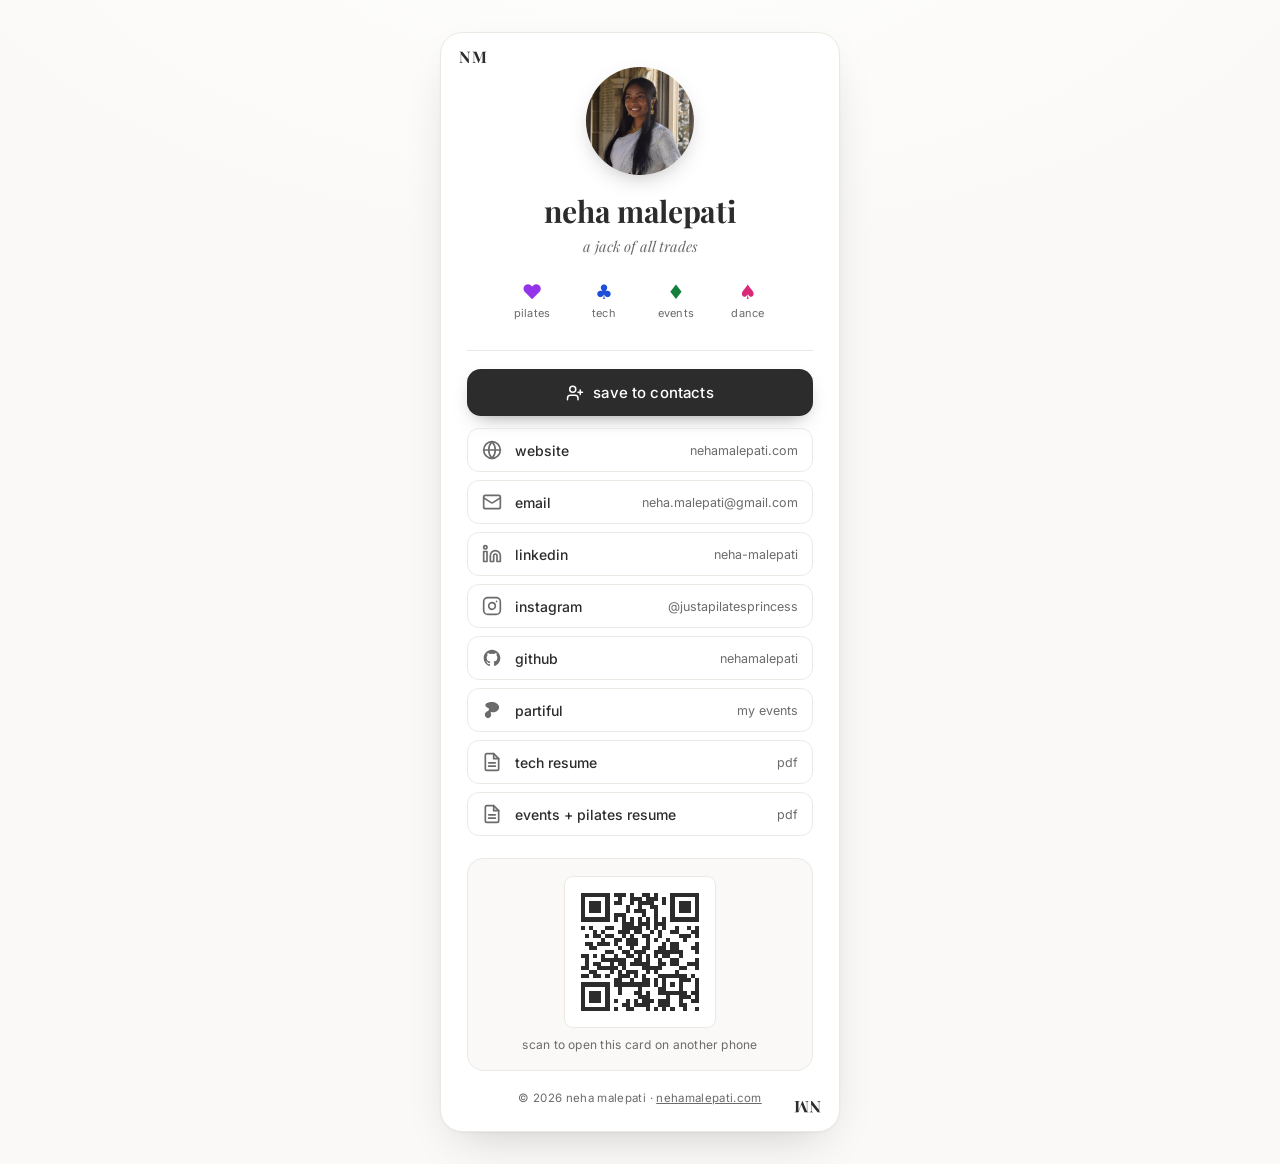
<file: card.html>
<!DOCTYPE html>
<html lang="en">

<head>
  <meta charset="UTF-8" />
  <meta name="viewport" content="width=device-width, initial-scale=1.0" />
  <title>Neha Malepati — Digital Card</title>
  <meta name="description" content="Neha Malepati — a jack of all trades. Pilates, tech, events, dance. Save my contact or explore my worlds." />

  <!-- Open Graph so the link previews nicely when shared / scanned -->
  <meta property="og:title" content="Neha Malepati — a jack of all trades" />
  <meta property="og:description" content="Pilates · Tech · Events · Dance. Tap to save my contact." />
  <meta property="og:image" content="https://nehamalepati.com/images/headshot.JPG" />
  <meta property="og:url" content="https://nehamalepati.com/card.html" />
  <meta property="og:type" content="profile" />

  <link rel="preconnect" href="https://fonts.googleapis.com" />
  <link rel="preconnect" href="https://fonts.gstatic.com" crossorigin />
  <link
    href="https://fonts.googleapis.com/css2?family=Playfair+Display:ital,wght@0,400;0,700;1,400&family=Inter:wght@300;400;500;600&display=swap"
    rel="stylesheet" />

  <style>
    :root {
      --bg: #faf9f7;
      --text: #2c2c2c;
      --text-light: #6b6b6b;
      --line: #ece9e4;
      --card-bg: #ffffff;
      --heart: #9333ea;
      --club: #1d4ed8;
      --diamond: #15803d;
      --spade: #db2777;
      --font-serif: 'Playfair Display', Georgia, serif;
      --font-sans: 'Inter', system-ui, sans-serif;
    }

    * { box-sizing: border-box; margin: 0; padding: 0; }

    body {
      font-family: var(--font-sans);
      background:
        radial-gradient(1200px 600px at 50% -10%, #fff 0%, var(--bg) 60%);
      color: var(--text);
      min-height: 100vh;
      display: flex;
      align-items: center;
      justify-content: center;
      padding: 32px 18px;
      -webkit-font-smoothing: antialiased;
    }

    .card {
      width: 100%;
      max-width: 400px;
      background: var(--card-bg);
      border: 1px solid var(--line);
      border-radius: 22px;
      padding: 30px 26px 26px;
      box-shadow:
        0 1px 2px rgba(0,0,0,.04),
        0 18px 50px -20px rgba(0,0,0,.22);
      position: relative;
      overflow: hidden;
      text-transform: lowercase;
    }

    /* playing-card corner monograms */
    .corner {
      position: absolute;
      font-family: var(--font-serif);
      font-size: 16px;
      font-weight: 700;
      line-height: 1;
      letter-spacing: .04em;
      color: var(--text);
      text-transform: uppercase;
    }
    .corner-tl { top: 16px; left: 18px; }
    .corner-br { bottom: 16px; right: 18px; transform: rotate(180deg); }

    .photo-wrap {
      display: flex;
      justify-content: center;
      margin-top: 4px;
    }
    .photo {
      width: 108px;
      height: 108px;
      border-radius: 50%;
      object-fit: cover;
      object-position: center 18%;
      box-shadow: 0 8px 24px -10px rgba(0,0,0,.35);
    }

    .name {
      font-family: var(--font-serif);
      font-size: 30px;
      font-weight: 700;
      text-align: center;
      margin-top: 16px;
      letter-spacing: -.01em;
    }
    .tagline {
      text-align: center;
      color: var(--text-light);
      font-size: 14.5px;
      font-style: italic;
      margin-top: 5px;
      font-family: var(--font-serif);
    }

    /* the four "worlds" as suits */
    .suits {
      display: flex;
      justify-content: center;
      gap: 10px;
      margin-top: 18px;
    }
    .suit-chip {
      display: flex;
      flex-direction: column;
      align-items: center;
      gap: 4px;
      text-decoration: none;
      color: var(--text-light);
      font-size: 11px;
      letter-spacing: .02em;
      padding: 8px 12px;
      border-radius: 12px;
      transition: background .18s ease, transform .18s ease, color .18s ease;
      min-width: 62px;
    }
    .suit-chip .g { font-size: 20px; line-height: 1; }
    .suit-chip:hover { transform: translateY(-2px); background: #faf9f7; }
    .s-heart .g { color: var(--heart); }
    .s-club .g { color: var(--club); }
    .s-diamond .g { color: var(--diamond); }
    .s-spade .g { color: var(--spade); }

    .divider {
      height: 1px;
      background: var(--line);
      margin: 22px 0 18px;
    }

    /* primary CTA */
    .save-btn {
      display: flex;
      align-items: center;
      justify-content: center;
      gap: 9px;
      width: 100%;
      padding: 14px 18px;
      background: var(--text);
      color: #fff;
      text-decoration: none;
      border-radius: 14px;
      font-size: 15px;
      font-weight: 500;
      letter-spacing: .01em;
      transition: transform .16s ease, box-shadow .16s ease, background .16s ease;
      box-shadow: 0 8px 20px -10px rgba(0,0,0,.5);
    }
    .save-btn:hover { transform: translateY(-2px); background: #000; }
    .save-btn svg { width: 18px; height: 18px; }

    /* link rows */
    .links {
      margin-top: 12px;
      display: flex;
      flex-direction: column;
      gap: 8px;
    }
    .link {
      display: flex;
      align-items: center;
      gap: 13px;
      padding: 11px 14px;
      border: 1px solid var(--line);
      border-radius: 12px;
      text-decoration: none;
      color: var(--text);
      font-size: 14px;
      transition: border-color .16s ease, transform .16s ease, background .16s ease;
    }
    .link:hover { border-color: #d9d5cf; background: #fcfbf9; transform: translateX(2px); }
    .link .ico {
      width: 20px; height: 20px;
      flex: 0 0 20px;
      display: flex; align-items: center; justify-content: center;
      color: var(--text-light);
    }
    .link .ico svg { width: 20px; height: 20px; }
    .link .label { font-weight: 500; }
    .link .sub { color: var(--text-light); font-size: 12.5px; margin-left: auto; }

    /* QR block */
    .qr-block {
      margin-top: 22px;
      display: flex;
      flex-direction: column;
      align-items: center;
      gap: 10px;
      padding: 18px;
      background: #faf9f7;
      border-radius: 16px;
      border: 1px solid var(--line);
    }
    .qr-block img {
      width: 150px;
      height: 150px;
      border-radius: 8px;
      background: #fff;
      padding: 8px;
      box-shadow: 0 0 0 1px var(--line);
    }
    .qr-caption {
      font-size: 12px;
      color: var(--text-light);
      text-align: center;
      letter-spacing: .02em;
    }

    .foot {
      text-align: center;
      margin-top: 20px;
      font-size: 11.5px;
      color: var(--text-light);
      letter-spacing: .03em;
    }
    .foot a { color: var(--text-light); }
  </style>
</head>

<body>
  <main class="card">
    <span class="corner corner-tl">NM</span>
    <span class="corner corner-br">NM</span>

    <div class="photo-wrap">
      <img src="images/headshot.JPG" alt="Neha Malepati" class="photo" />
    </div>

    <h1 class="name">neha malepati</h1>
    <p class="tagline">a jack of all trades</p>

    <nav class="suits" aria-label="Explore my worlds">
      <a href="pilates.html" class="suit-chip s-heart"><span class="g">♥</span>pilates</a>
      <a href="tech.html" class="suit-chip s-club"><span class="g">♣</span>tech</a>
      <a href="events.html" class="suit-chip s-diamond"><span class="g">♦</span>events</a>
      <a href="dance.html" class="suit-chip s-spade"><span class="g">♠</span>dance</a>
    </nav>

    <div class="divider"></div>

    <!-- PRIMARY: Save to Contacts (works on iPhone & Android) -->
    <a href="neha.vcf" class="save-btn" download="Neha-Malepati.vcf">
      <svg xmlns="http://www.w3.org/2000/svg" viewBox="0 0 24 24" fill="none" stroke="currentColor"
        stroke-width="2" stroke-linecap="round" stroke-linejoin="round">
        <path d="M16 21v-2a4 4 0 0 0-4-4H6a4 4 0 0 0-4 4v2" />
        <circle cx="9" cy="7" r="4" />
        <line x1="19" y1="8" x2="19" y2="14" /><line x1="22" y1="11" x2="16" y2="11" />
      </svg>
      Save to Contacts
    </a>

    <div class="links">
      <a class="link" href="https://nehamalepati.com" target="_blank" rel="noopener">
        <span class="ico">
          <svg xmlns="http://www.w3.org/2000/svg" viewBox="0 0 24 24" fill="none" stroke="currentColor"
            stroke-width="2" stroke-linecap="round" stroke-linejoin="round">
            <circle cx="12" cy="12" r="10" /><line x1="2" y1="12" x2="22" y2="12" />
            <path d="M12 2a15.3 15.3 0 0 1 4 10 15.3 15.3 0 0 1-4 10 15.3 15.3 0 0 1-4-10 15.3 15.3 0 0 1 4-10z" />
          </svg>
        </span>
        <span class="label">Website</span><span class="sub">nehamalepati.com</span>
      </a>

      <a class="link" href="mailto:neha.malepati@gmail.com">
        <span class="ico">
          <svg xmlns="http://www.w3.org/2000/svg" viewBox="0 0 24 24" fill="none" stroke="currentColor"
            stroke-width="2" stroke-linecap="round" stroke-linejoin="round">
            <rect x="2" y="4" width="20" height="16" rx="2" />
            <path d="m22 7-8.97 5.7a1.94 1.94 0 0 1-2.06 0L2 7" />
          </svg>
        </span>
        <span class="label">Email</span><span class="sub">neha.malepati@gmail.com</span>
      </a>

      <a class="link" href="https://www.linkedin.com/in/neha-malepati" target="_blank" rel="noopener">
        <span class="ico">
          <svg xmlns="http://www.w3.org/2000/svg" viewBox="0 0 24 24" fill="none" stroke="currentColor"
            stroke-width="2" stroke-linecap="round" stroke-linejoin="round">
            <path d="M16 8a6 6 0 0 1 6 6v7h-4v-7a2 2 0 0 0-2-2 2 2 0 0 0-2 2v7h-4v-7a6 6 0 0 1 6-6z" />
            <rect x="2" y="9" width="4" height="12" /><circle cx="4" cy="4" r="2" />
          </svg>
        </span>
        <span class="label">LinkedIn</span><span class="sub">neha-malepati</span>
      </a>

      <a class="link" href="https://instagram.com/justapilatesprincess" target="_blank" rel="noopener">
        <span class="ico">
          <svg xmlns="http://www.w3.org/2000/svg" viewBox="0 0 24 24" fill="none" stroke="currentColor"
            stroke-width="2" stroke-linecap="round" stroke-linejoin="round">
            <rect x="2" y="2" width="20" height="20" rx="5" ry="5" />
            <path d="M16 11.37A4 4 0 1 1 12.63 8 4 4 0 0 1 16 11.37z" />
            <line x1="17.5" y1="6.5" x2="17.51" y2="6.5" />
          </svg>
        </span>
        <span class="label">Instagram</span><span class="sub">@justapilatesprincess</span>
      </a>

      <a class="link" href="https://github.com/nehamalepati" target="_blank" rel="noopener">
        <span class="ico">
          <svg xmlns="http://www.w3.org/2000/svg" viewBox="0 0 24 24" fill="currentColor">
            <path d="M12 2C6.477 2 2 6.477 2 12c0 4.418 2.865 8.166 6.839 9.489.5.092.682-.217.682-.482 0-.237-.009-.868-.013-1.703-2.782.604-3.369-1.342-3.369-1.342-.454-1.154-1.11-1.462-1.11-1.462-.908-.62.069-.608.069-.608 1.003.07 1.531 1.03 1.531 1.03.892 1.529 2.341 1.087 2.91.832.092-.647.35-1.088.636-1.338-2.22-.253-4.555-1.11-4.555-4.943 0-1.091.39-1.984 1.029-2.683-.103-.253-.446-1.27.098-2.647 0 0 .84-.269 2.75 1.025A9.578 9.578 0 0 1 12 6.836a9.59 9.59 0 0 1 2.504.337c1.909-1.294 2.747-1.025 2.747-1.025.546 1.377.202 2.394.1 2.647.64.699 1.028 1.592 1.028 2.683 0 3.842-2.339 4.687-4.566 4.935.359.309.678.919.678 1.852 0 1.336-.012 2.415-.012 2.741 0 .267.18.578.688.48C19.138 20.163 22 16.418 22 12c0-5.523-4.477-10-10-10z" />
          </svg>
        </span>
        <span class="label">GitHub</span><span class="sub">nehamalepati</span>
      </a>

      <a class="link" href="https://partiful.com/u/ihO4twSbQMZ0yjI2cY4wkwP3Zkz1" target="_blank" rel="noopener">
        <span class="ico">
          <svg xmlns="http://www.w3.org/2000/svg" viewBox="0 0 48 48" fill="currentColor">
            <path d="M14.358 43.5c4.39 0 7.755-4.082 7.755-7.965c0-2.35-1.224-3.266-1.224-4.998c0-1.434.916-1.942 1.732-1.942c1.026 0 2.14.816 4.59.816c5.714 0 13.89-4.49 13.89-12.047C41.1 9.299 31.81 4.5 23.028 4.5c-7.248 0-15.004 2.957-15.004 8.065c0 5.516 8.98 5.715 8.98 9.907c0 4.49-10.105 5.108-10.105 12.864c0 4.292 3.166 8.164 7.458 8.164" />
          </svg>
        </span>
        <span class="label">Partiful</span><span class="sub">my events</span>
      </a>

      <a class="link" href="resumes/NehaMalepatiResumeTech.pdf" target="_blank" rel="noopener">
        <span class="ico">
          <svg xmlns="http://www.w3.org/2000/svg" viewBox="0 0 24 24" fill="none" stroke="currentColor"
            stroke-width="2" stroke-linecap="round" stroke-linejoin="round">
            <path d="M14 2H6a2 2 0 0 0-2 2v16a2 2 0 0 0 2 2h12a2 2 0 0 0 2-2V8z" />
            <polyline points="14 2 14 8 20 8" /><line x1="16" y1="13" x2="8" y2="13" />
            <line x1="16" y1="17" x2="8" y2="17" />
          </svg>
        </span>
        <span class="label">tech resume</span><span class="sub">pdf</span>
      </a>

      <a class="link" href="resumes/NehaMalepatiResumeEventsPilates.pdf" target="_blank" rel="noopener">
        <span class="ico">
          <svg xmlns="http://www.w3.org/2000/svg" viewBox="0 0 24 24" fill="none" stroke="currentColor"
            stroke-width="2" stroke-linecap="round" stroke-linejoin="round">
            <path d="M14 2H6a2 2 0 0 0-2 2v16a2 2 0 0 0 2 2h12a2 2 0 0 0 2-2V8z" />
            <polyline points="14 2 14 8 20 8" /><line x1="16" y1="13" x2="8" y2="13" />
            <line x1="16" y1="17" x2="8" y2="17" />
          </svg>
        </span>
        <span class="label">events + pilates resume</span><span class="sub">pdf</span>
      </a>
    </div>

    <div class="qr-block">
      <img src="card-qr.svg" alt="QR code — scan to open this card" />
      <p class="qr-caption">scan to open this card on another phone</p>
    </div>

    <p class="foot">© 2026 neha malepati · <a href="index.html">nehamalepati.com</a></p>
  </main>
</body>

</html>
</file>
